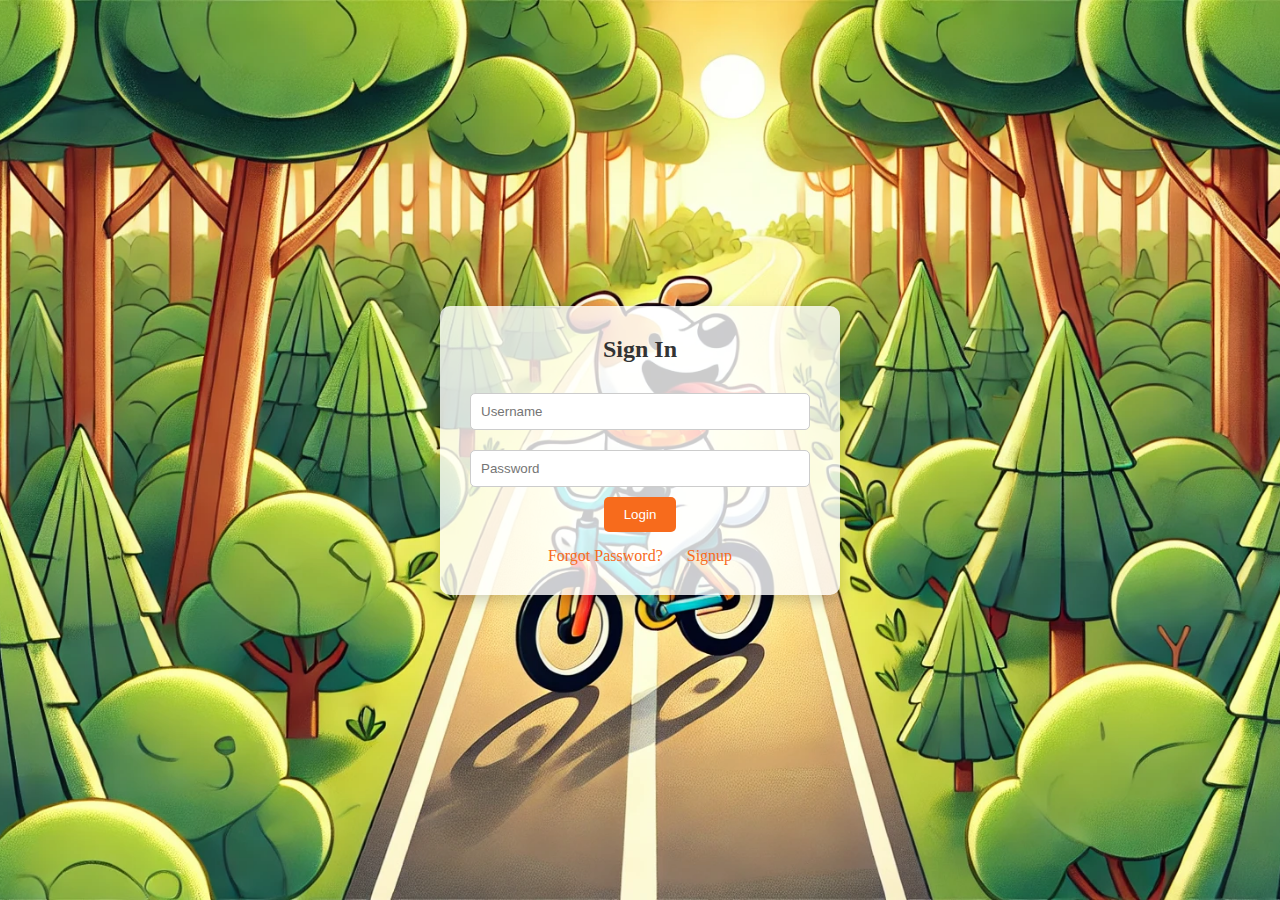
<file: project 1/index.html>
<!DOCTYPE html>
<html lang="en">
<head>
  <meta charset="UTF-8">
  <meta name="viewport" content="width=device-width, initial-scale=1.0">
  <title>Animated Login Form</title>
  <link rel="stylesheet" href="styles.css">
</head>
<body>
  <div class="container">
    <div class="background">
      <!-- Animated Background Trees and Leaves -->
    </div>
    <div class="form-container">
      <form class="login-form">
        <h2>Sign In</h2>
        <input type="text" placeholder="Username" required>
        <input type="password" placeholder="Password" required>
        <button type="submit">Login</button>
        <div class="links">
          <a href="#">Forgot Password?</a>
          <a href="#">Signup</a>
        </div>
      </form>
    </div>
  </div>
</body>
</html>
</file>
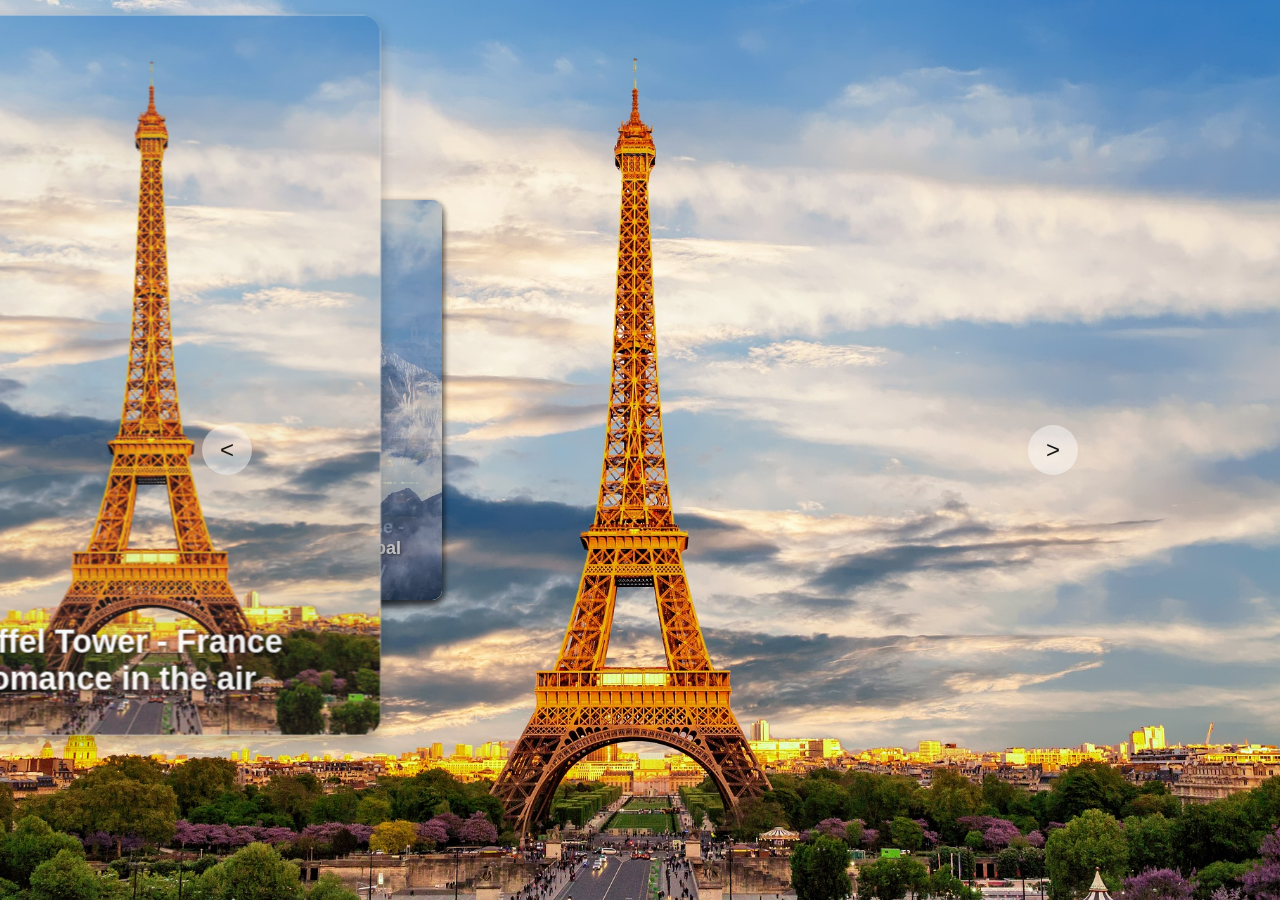
<file: project2.0/index.html>
<!DOCTYPE html>
<html lang="en">
<head>
  <meta charset="UTF-8">
  <meta name="viewport" content="width=device-width, initial-scale=1.0">
  <title>Image Slider</title>
  <link rel="stylesheet" href="styles.css">
</head>
<body>
  <div class="slider">
    <div class="slides">
      <!-- 8 Slides -->
      <div class="slide active" data-background="assets/image1.jpg">
        <img src="assets/image1.jpg" alt="Machu Picchu">
        <div class="caption">Machu Picchu - Peru<br>Adventure to new heights</div>
      </div>
      <div class="slide" data-background="assets/image2.jpg">
        <img src="assets/image2.jpg" alt="Eiffel Tower">
        <div class="caption">Eiffel Tower - France<br>Romance in the air</div>
      </div>
      <div class="slide" data-background="assets/image3.jpg">
        <img src="assets/image3.jpg" alt="Great Wall">
        <div class="caption">Great Wall - China<br>Ancient wonder</div>
      </div>
      <div class="slide" data-background="assets/image4.jpg">
        <img src="assets/image4.jpg" alt="Taj Mahal">
        <div class="caption">Taj Mahal - India<br>A symbol of love</div>
      </div>
      <div class="slide" data-background="assets/image5.jpg">
        <img src="assets/image5.jpg" alt="Grand Canyon">
        <div class="caption">Grand Canyon - USA<br>Breathtaking views</div>
      </div>
      <div class="slide" data-background="assets/image6.jpg">
        <img src="assets/image6.jpg" alt="Santorini">
        <div class="caption">Santorini - Greece<br>Island paradise</div>
      </div>
      <div class="slide" data-background="assets/image7.jpg">
        <img src="assets/image7.jpg" alt="Sydney Opera House">
        <div class="caption">Sydney Opera House - Australia<br>Architectural beauty</div>
      </div>
      <div class="slide" data-background="assets/image8.jpg">
        <img src="assets/image8.jpg" alt="Mount Everest">
        <div class="caption">Mount Everest - Nepal<br>Top of the world</div>
      </div>
    </div>
    <!-- Navigation controls -->
    <button class="prev">&lt;</button>
    <button class="next">&gt;</button>
  </div>
  <script src="script.js"></script>
</body>
</html>
</file>
<file: project2.0/styles.css>
body {
    margin: 0;
    font-family: Arial, sans-serif;
    display: flex;
    justify-content: center;
    align-items: center;
    height: 100vh;
    background-image: url('assets/image4.jpg');
    background-size: cover;
    background-position: center;
    overflow: hidden;
    opacity: 0.9; /* Reduce opacity to 70% */
  }
  
  
  
  
  .slider {
    position: relative;
    width: 70%;
    height: 500px;
    perspective: 1200px;
  }
  
  .slides {
    position: relative;
    width: 100%;
    height: 100%;
    display: flex;
    transform-style: preserve-3d;
    animation: rotate 12s infinite linear;
  }
  
  .slide {
    position: absolute;
    width: 250px;
    height: 400px;
    background: #fff;
    border-radius: 10px;
    box-shadow: 0 4px 8px rgba(0, 0, 0, 0.3);
    transform-origin: center center -400px;
    opacity: 0.7;
    transition: transform 0.5s, opacity 0.5s, scale 0.5s;
  }
  
  .slide img {
    width: 100%;
    height: 100%;
    object-fit: cover;
    border-radius: 10px;
  }
  
  .slide.active {
    opacity: 1;
    transform: translateZ(400px) scale(1.2); /* Enlarges the active slide */
  }
  
  .caption {
    position: absolute;
    bottom: 20px;
    left: 20px;
    color: #fff;
    font-size: 18px;
    font-weight: bold;
    text-shadow: 1px 1px 3px rgba(0, 0, 0, 0.8);
  }
  
  button.prev,
  button.next {
    position: absolute;
    top: 50%;
    transform: translateY(-50%);
    width: 50px;
    height: 50px;
    border: none;
    background: rgba(255, 255, 255, 0.5);
    color: #000;
    font-size: 24px;
    cursor: pointer;
    border-radius: 50%;
    z-index: 2;
  }
  
  button.prev {
    left: 10px;
  }
  
  button.next {
    right: 10px;
  }
  
  button:hover {
    background: rgba(255, 255, 255, 0.8);
  }
  
  /* 3D Carousel Rotation Animation */
  @keyframes rotate {
    0% {
      transform: rotateY(0deg);
    }
    100% {
      transform: rotateY(-360deg);
    }
  }
</file>
<file: project 1/styles.css>
/* Reset Styles */
* {
    margin: 0;
    padding: 0;
    box-sizing: border-box;
  }
  
  /* body {
    font-family: Arial, sans-serif;
    background: linear-gradient(to bottom, #ffd89b, #19547b);
    height: 100vh;
    display: flex;
    justify-content: center;
    align-items: center;
    overflow: hidden;
  }
  
  .container {
    position: relative;
    width: 100%;
    height: 100%;
    margin: 320px;
    
  } */
  body {
    height: 100vh; /* Full viewport height */
    width: 100vw; /* Full viewport width */
    margin: 0;
    overflow: hidden; /* Prevent scrollbars */
    background: linear-gradient(to bottom, #ffd89b, #19547b); /* Example background */
  }
  
  .container {
    height: 100%; /* Matches the full height of the viewport */
    width: 100%; /* Matches the full width of the viewport */
    display: flex;
    justify-content: center;
    align-items: center;
  }
  
  .background {
    position: absolute;
    top: 0;
    left: 0;
    width: 100%;
    height: 100%;
   background: url('assets/about.jpg') repeat center/cover;
    animation: moveBackground 10s infinite linear;
    z-index: 1;
  }
  
  @keyframes moveBackground {
    0% {
      background-position: 0 0;
    }
    100% {
      background-position: -1000px 0;
    }
  }
  
  .form-container {
    position: relative;
    z-index: 2;
    background: rgba(255, 255, 255, 0.8);
    padding: 30px;
    border-radius: 10px;
    box-shadow: 0 4px 15px rgba(0, 0, 0, 0.2);
    max-width: 400px;
    width: 90%;
    text-align: center;
    margin: 221px;
  }
  
  .login-form h2 {
    margin-bottom: 20px;
    font-size: 24px;
    color: #333;
  }
  
  .login-form input {
    width: 100%;
    padding: 10px;
    margin: 10px 0;
    border: 1px solid #ccc;
    border-radius: 5px;
  }
  
  .login-form button {
    background-color: #f76b1c;
    color: #fff;
    padding: 10px 20px;
    border: none;
    border-radius: 5px;
    cursor: pointer;
    transition: background-color 0.3s;
  }
  
  .login-form button:hover {
    background-color: #e65a14;
  }
  
  .links {
    margin-top: 15px;
  }
  
  .links a {
    color: #f76b1c;
    text-decoration: none;
    margin: 0 10px;
    transition: color 0.3s;
  }
  
  .links a:hover {
    color: #e65a14;
  }
</file>
